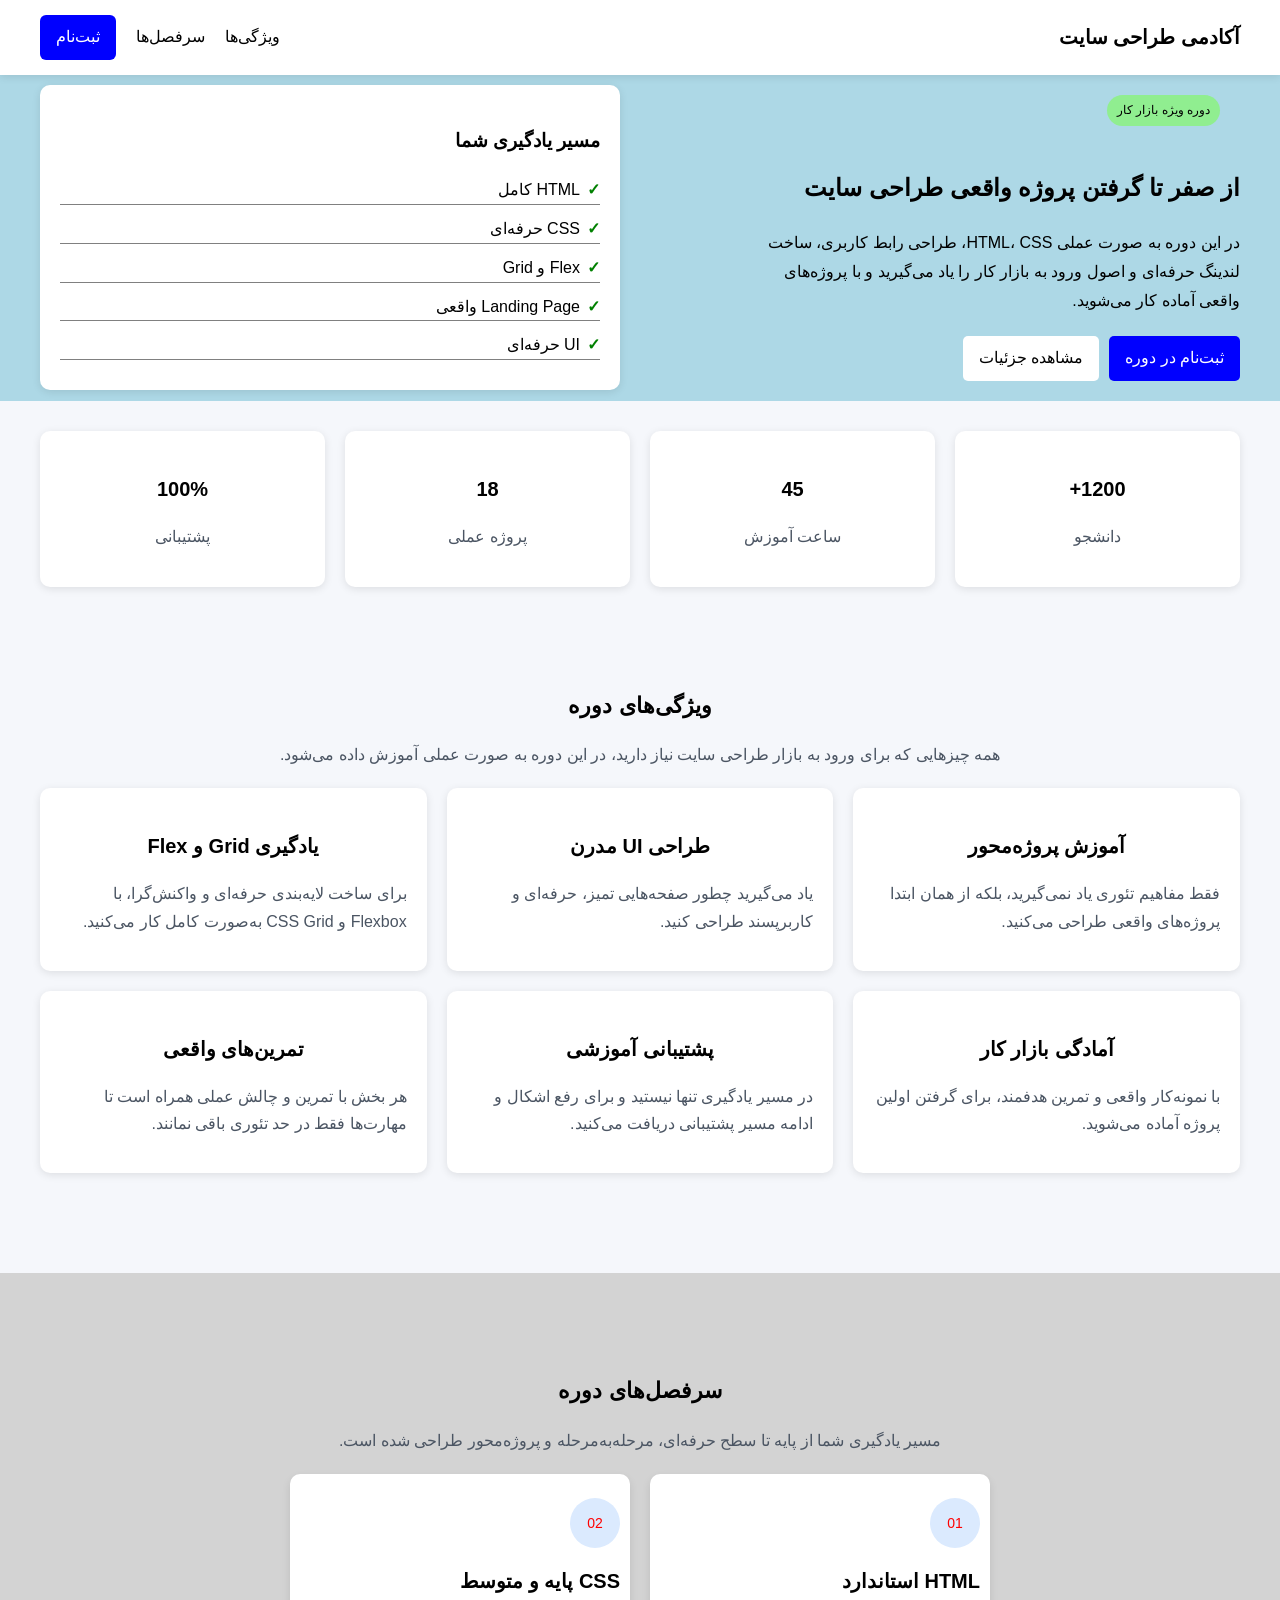
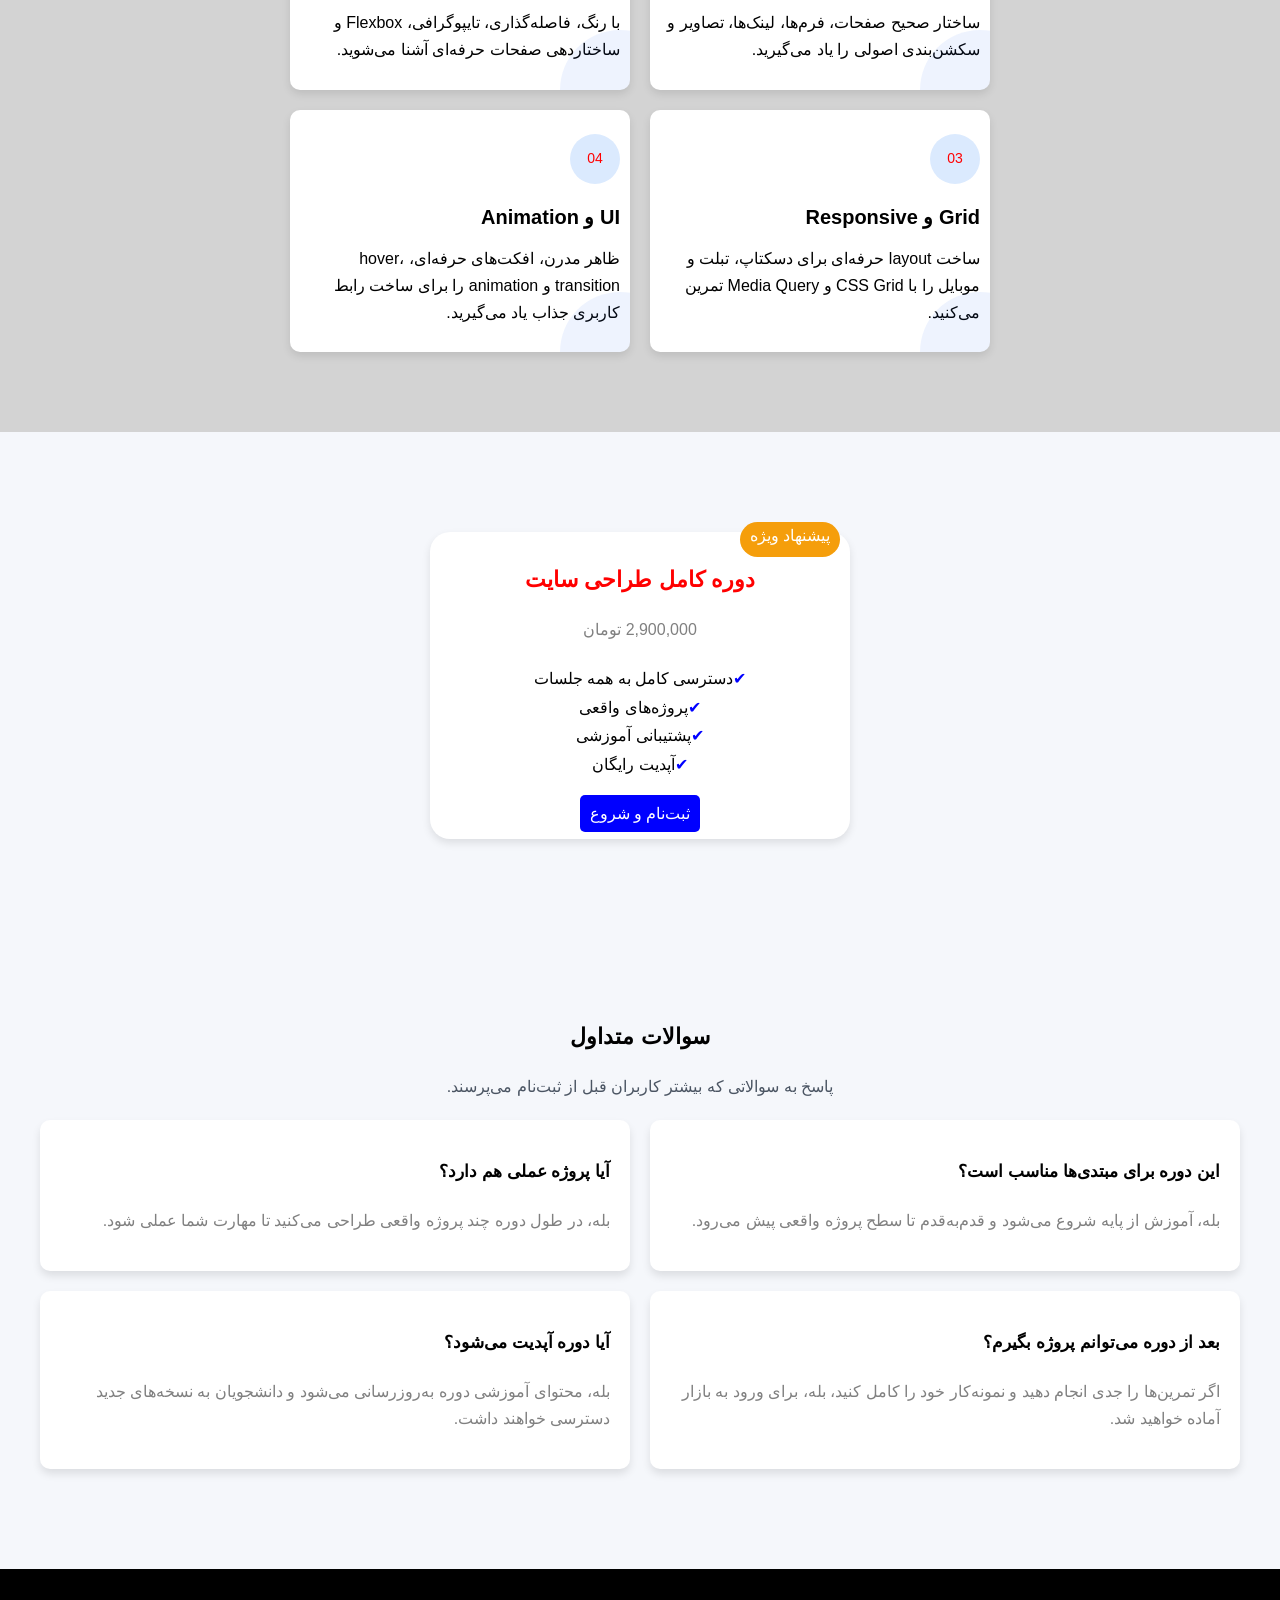
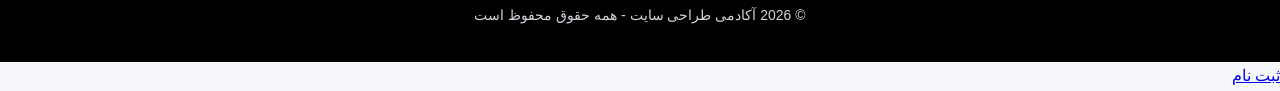
<file: project1/index.html>
<!DOCTYPE html>

<html lang="fa" dir="rtl">
<head>
<meta charset="UTF-8">
<meta name="viewport" content="width=device-width, initial-scale=1.0">

<title>دوره حرفه‌ای طراحی سایت</title>

<meta name="description" content="دوره حرفه‌ای طراحی سایت" >

<link rel="stylesheet" href="style.css">

</head>


<body>

<header class="header">
<div class="container">
<div class="header-inner">

<div class="logo">آکادمی طراحی سایت</div>

<nav class="nav">
<a  href="#features">ویژگی‌ها</a>
<a  href="#features">سرفصل‌ها</a>
<a class="nav-btn"  href="#signup">ثبت‌نام</a>
</nav>

</div>
</div>
</header>


<section class="hero">
<div class="container">
<div class="hero-grid">

<div class="hero-content">
<span class="badge">دوره ویژه بازار کار</span>
<h1>از صفر تا گرفتن پروژه واقعی طراحی سایت</h1>
<p>در این دوره به صورت عملی HTML، CSS، طراحی رابط کاربری، ساخت لندینگ حرفه‌ای و اصول ورود به بازار کار را یاد می‌گیرید و با پروژه‌های واقعی آماده کار می‌شوید.</p>
<div class="hero-actions">
<a class="hero-button" href="#signup">ثبت‌نام در دوره</a>
<a class="hero-button-features" href="#features">مشاهده جزئیات</a>
</div>
</div>

<div class="hero-card">
<h3>مسیر یادگیری شما</h3>
<ul class="hero-list">
<li>HTML کامل</li>
<li>CSS حرفه‌ای</li>
<li>Flex و Grid</li>
<li>Landing Page واقعی</li>
<li>UI حرفه‌ای</li>
</ul>
</div>

</div>
</div>
</section>


<section class="stats">
<div class="container">
<div class="stats-grid">

<div class="stat-box">
<h3>1200+</h3> 
<p> دانشجو </p>
</div>

<div class="stat-box">
<h3>45 </h3>
<p> ساعت آموزش</p>
</div>

<div class="stat-box">
<h3>18 </h3>
<p> پروژه عملی</p>
</div>

<div class="stat-box">
<h3>100% </h3>
<p> پشتیبانی</p>
</div>

</div>
</div>
</section>

<section class="features section-space">
<div class="container">
<div class="section-head">
<h2>ویژگی‌های دوره</h2>
<p>همه چیزهایی که برای ورود به بازار طراحی سایت نیاز دارید، در این دوره به صورت عملی آموزش داده می‌شود.</p>
</div>

<div class="features-grid">
<div class="feature-card">
<h3>آموزش پروژه‌محور</h3>
<p>فقط مفاهیم تئوری یاد نمی‌گیرید، بلکه از همان ابتدا پروژه‌های واقعی طراحی می‌کنید.</p>
</div>


<div class="feature-card">
<h3>طراحی UI مدرن</h3>
<p>یاد می‌گیرید چطور صفحه‌هایی تمیز، حرفه‌ای و کاربرپسند طراحی کنید.</p>
</div>

<div class="feature-card">
<h3>یادگیری Grid و Flex</h3>
<p>برای ساخت لایه‌بندی حرفه‌ای و واکنش‌گرا، با Flexbox و CSS Grid به‌صورت کامل کار می‌کنید.</p>
</div>

<div class="feature-card">
<h3>آمادگی بازار کار</h3>
<p>با نمونه‌کار واقعی و تمرین هدفمند، برای گرفتن اولین پروژه آماده می‌شوید.</p>
</div>

<div class="feature-card">
<h3>پشتیبانی آموزشی</h3>
<p>در مسیر یادگیری تنها نیستید و برای رفع اشکال و ادامه مسیر پشتیبانی دریافت می‌کنید.</p>
</div>

<div class="feature-card">
<h3>تمرین‌های واقعی</h3>
<p>هر بخش با تمرین و چالش عملی همراه است تا مهارت‌ها فقط در حد تئوری باقی نمانند.</p>
</div>
</div>

</div>
</section>


<section class="curriculum section-space">
<div class="container curriculum-container">

<div class="section-head">
<h2>سرفصل‌های دوره</h2>
<p>مسیر یادگیری شما از پایه تا سطح حرفه‌ای، مرحله‌به‌مرحله و پروژه‌محور طراحی شده است.</p>
</div>

<div class="curriculum-grid">
<div class="curriculum-item">
<p class="number">01</p>
<h3>HTML استاندارد</h3>
<p class="description">ساختار صحیح صفحات، فرم‌ها، لینک‌ها، تصاویر و سکشن‌بندی اصولی را یاد می‌گیرید.</p>
</div>

<div class="curriculum-item">
<p class="number">02</p>
<h3> CSS پایه و متوسط</h3>
<p class="description">با رنگ، فاصله‌گذاری، تایپوگرافی، Flexbox و ساختاردهی صفحات حرفه‌ای آشنا می‌شوید.</p>
</div>

<div class="curriculum-item">
<p class="number">03</p>
<h3>Grid و Responsive</h3>
<p class="description">ساخت layout حرفه‌ای برای دسکتاپ، تبلت و موبایل را با CSS Grid و Media Query تمرین می‌کنید.</p>
</div>

<div class="curriculum-item">
<p class="number">04</p>
<h3>UI و Animation</h3>
<p class="description">ظاهر مدرن، افکت‌های حرفه‌ای، hover، transition و animation را برای ساخت رابط کاربری جذاب یاد می‌گیرید.</p>
</div>

</div>
</div>
</section>



<section class="pricing section-space">
<div class="container">
<div class="pricing-card">
<div class="pricing-tag">
<span class="pricing-badge">پیشنهاد ویژه</span>
<h2>دوره کامل طراحی سایت</h2>
<p class="price">2,900,000 تومان</p>
</div>

<ul class="pricing-list">
<li>دسترسی کامل به همه جلسات</li>
<li>پروژه‌های واقعی</li>
<li>پشتیبانی آموزشی</li>
<li>آپدیت رایگان</li>
</ul>

<a class="btn pricing-button" href="#signup">ثبت‌نام و شروع</a>

</div>
</div>
</section>


<section class="faq section-space">
<div class="container">
<div class="section-head">
<h2>سوالات متداول</h2>
<p>پاسخ به سوالاتی که بیشتر کاربران قبل از ثبت‌نام می‌پرسند.</p>
</div>

<div class="faq-grid">
<div class="faq-item">
<h3>این دوره برای مبتدی‌ها مناسب است؟</h3>
<p>بله، آموزش از پایه شروع می‌شود و قدم‌به‌قدم تا سطح پروژه واقعی پیش می‌رود.</p>
</div>

<div class="faq-item">
<h3>آیا پروژه عملی هم دارد؟</h3>
<p>بله، در طول دوره چند پروژه واقعی طراحی می‌کنید تا مهارت شما عملی شود.</p>
</div>

<div class="faq-item">
<h3>بعد از دوره می‌توانم پروژه بگیرم؟</h3>
<p>اگر تمرین‌ها را جدی انجام دهید و نمونه‌کار خود را کامل کنید، بله، برای ورود به بازار آماده خواهید شد.</p>
</div>


<div class="faq-item">
<h3>آیا دوره آپدیت می‌شود؟</h3>
<p>بله، محتوای آموزشی دوره به‌روزرسانی می‌شود و دانشجویان به نسخه‌های جدید دسترسی خواهند داشت.</p>
</div>

</div>
</div>
</section>



<footer class="footer">
<div class="container">
<p>© 2026 آکادمی طراحی سایت - همه حقوق محفوظ است</p>

</div>
</footer>

<a class="floating-btn" href="#signup">ثبت نام</a>

</body>

</html>
</file>
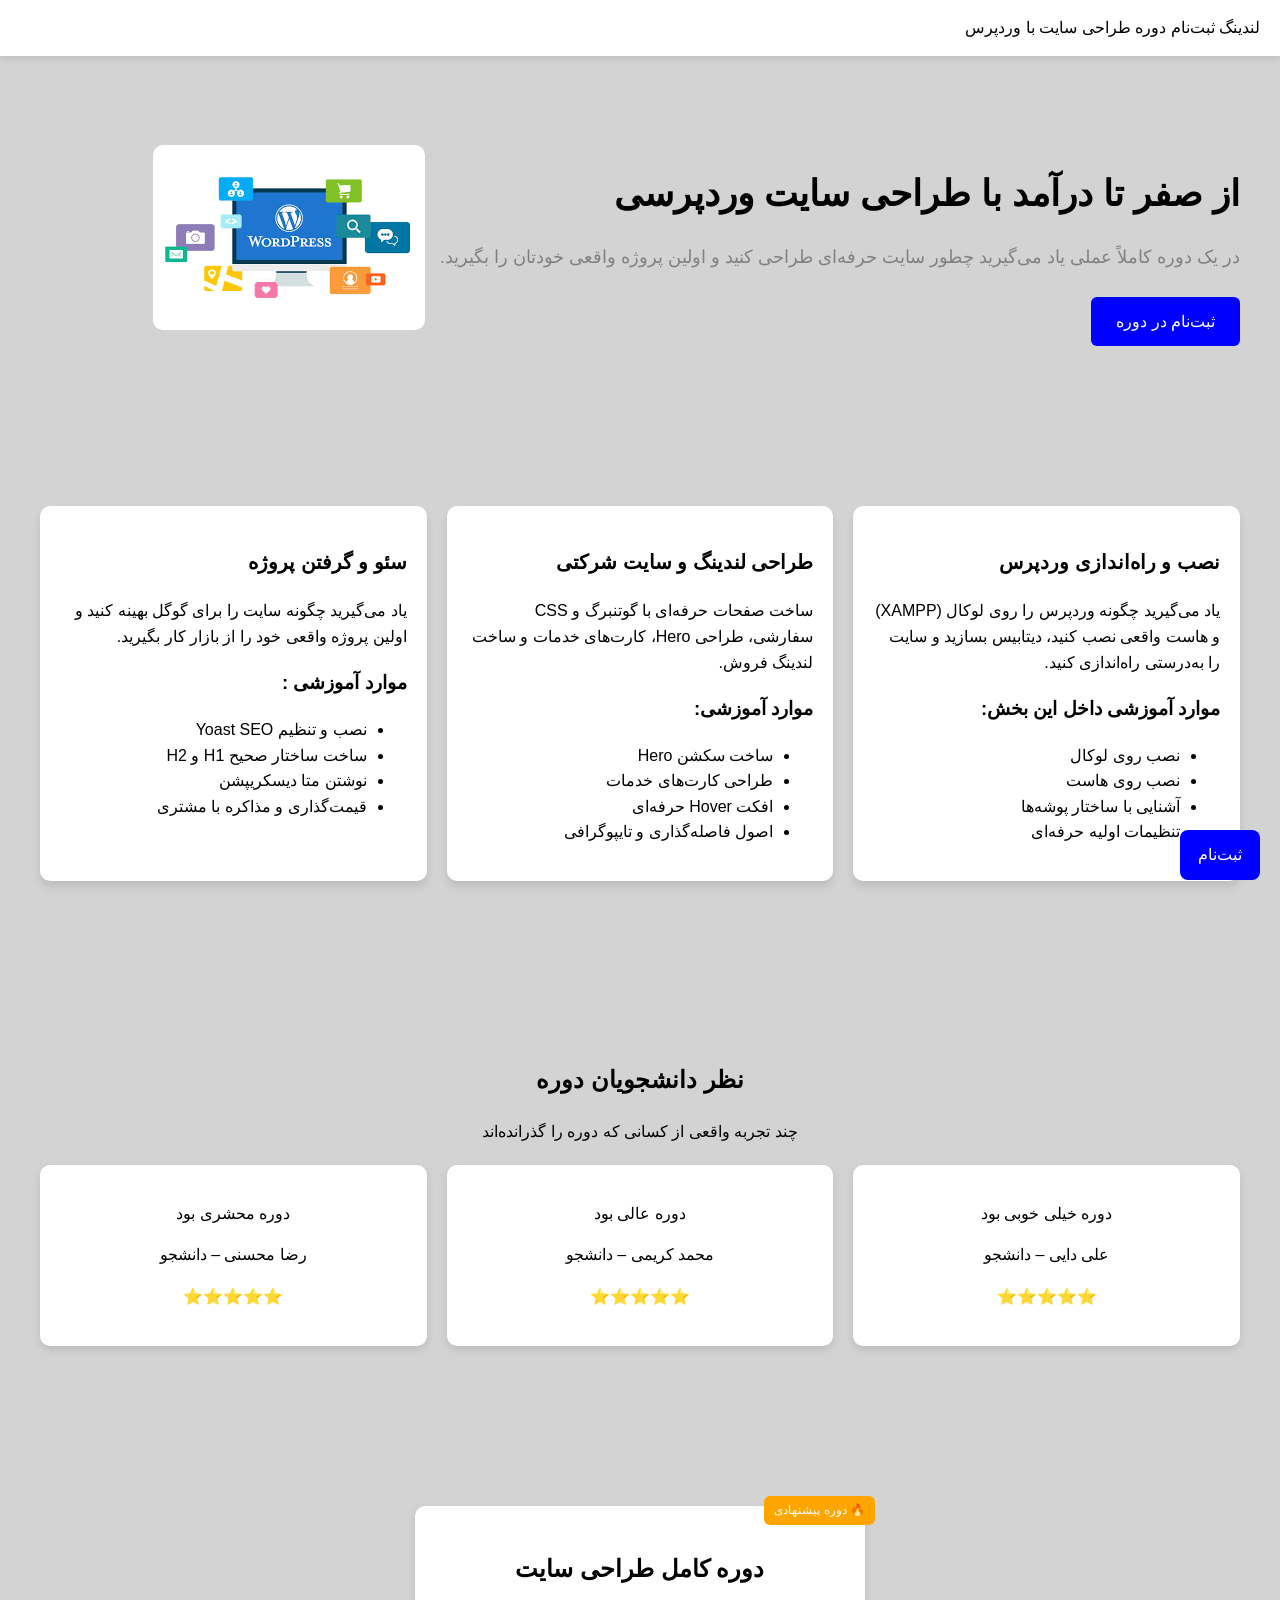
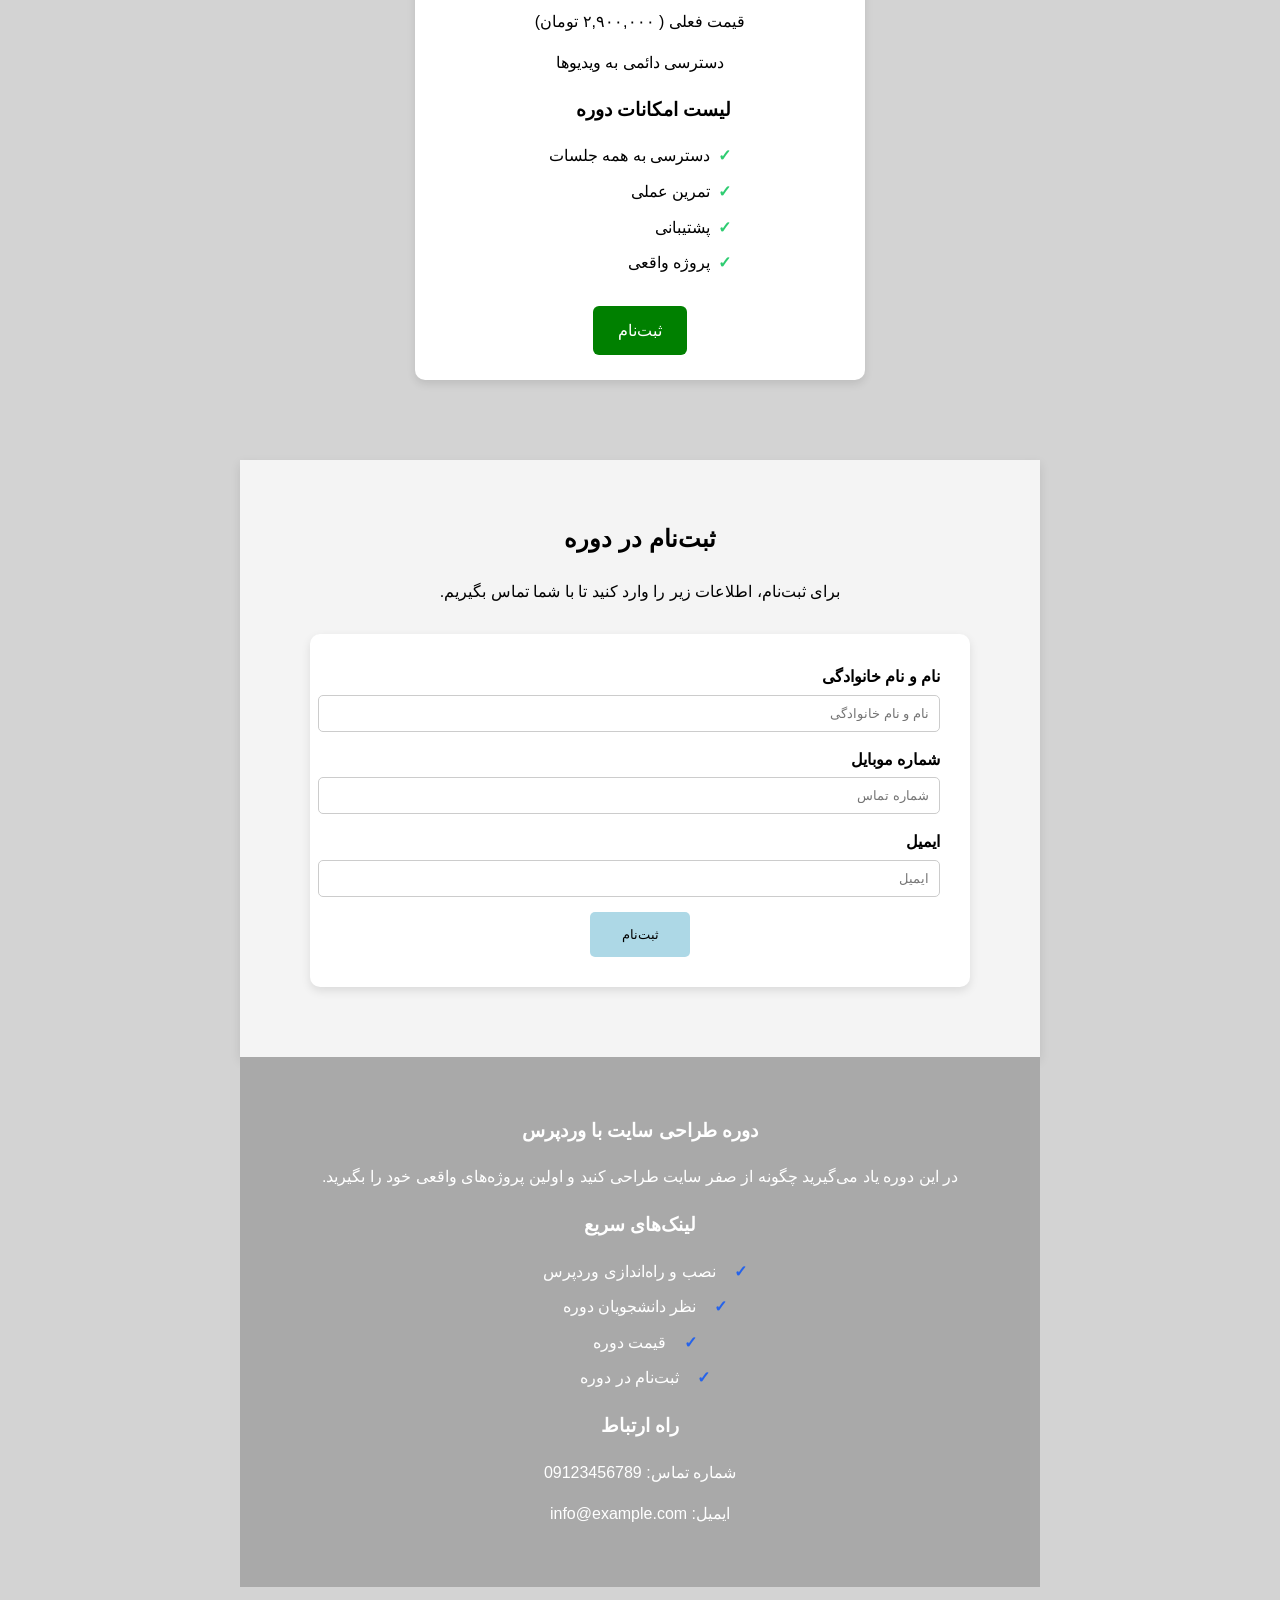
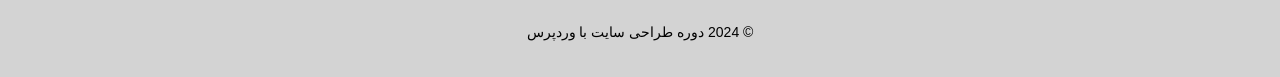
<file: project2/index.html>
<!DOCTYPE html>

<html lang="fa" dir="rtl">
<head>
<meta charset="UTF-8">
<meta name="viewport"  content="width=device-width, initial-scale=1.0" >
<meta name="description" content="دوره آموزش طراحی سایت با وردپرس از صفر تا گرفتن پروژه">

<title>لندینگ</title>
 

<link rel="stylesheet" href="css/style.css">

</head>

<body>

<header class="header">
<div class="header-logo">لندینگ ثبت‌نام دوره طراحی سایت با وردپرس</div>
<div class="header-nav">
<a href="#signup" class="floating-btn">ثبت‌نام</a>
<a href="#features">سرفصل‌ها</a>
</div>
</header>



<section class="hero container">

<div class="hero-content">
<h1 class="hero-title">از صفر تا درآمد با طراحی سایت وردپرسی</h1>
<p class="hero-text">در یک دوره کاملاً عملی یاد می‌گیرید چطور سایت حرفه‌ای طراحی کنید و اولین پروژه واقعی خودتان را بگیرید.</p>
<a class="hero-button" href="#signup">ثبت‌نام در دوره</a>
</div>
<div class="hero-image">
<img src="image/wordpress.png" alt="دوره آموزش طراحی سایت با وردپرس">
</div>

</section>

<section id="features" class="features container">


<div class="feature-list">

	<div class="feature-card">

		<h3 class="feature-title">نصب و راه‌اندازی وردپرس</h3>
		<p class="feature-text">یاد می‌گیرید چگونه وردپرس را روی لوکال (XAMPP) و هاست واقعی نصب کنید، دیتابیس بسازید و سایت را به‌درستی راه‌اندازی کنید.</p>
		<h3>موارد آموزشی داخل این بخش:</h3>
		<ul>
			<li>نصب روی لوکال</li>
			<li>نصب روی هاست</li>
			<li>آشنایی با ساختار پوشه‌ها</li>
			<li>تنظیمات اولیه حرفه‌ای</li>
		</ul>
	</div>

<div class="feature-card">
<h3 class="feature-title">طراحی لندینگ و سایت شرکتی</h3>
<p class="feature-text">ساخت صفحات حرفه‌ای با گوتنبرگ و CSS سفارشی، طراحی Hero، کارت‌های خدمات و ساخت لندینگ فروش.</p>
<h3>موارد آموزشی:</h3>
<ul>
<li>ساخت سکشن Hero</li>
<li>طراحی کارت‌های خدمات</li>
<li>افکت Hover حرفه‌ای</li>
<li>اصول فاصله‌گذاری و تایپوگرافی</li>
</ul>
</div>

<div class="feature-card">
<h3 class="feature-title">سئو و گرفتن پروژه</h3>
<p class="feature-text">یاد می‌گیرید چگونه سایت را برای گوگل بهینه کنید و اولین پروژه واقعی خود را از بازار کار بگیرید.</p>
<h3>موارد آموزشی :</h3>
<ul>
<li>نصب و تنظیم Yoast SEO</li>
<li>ساخت ساختار صحیح H1 و H2</li>
<li>نوشتن متا دیسکریپشن</li>
<li>قیمت‌گذاری و مذاکره با مشتری</li>
</ul>
</div>

</div>
</section>

<section id="testimonials" class="testimonials container">
<h2>نظر دانشجویان دوره</h2>
<p>چند تجربه واقعی از کسانی که دوره را گذرانده‌اند</p>
<div class="testimonial-cards">
	<div class="testimonial-card">
	<p>دوره خیلی خوبی بود</p>
	<p>علی دایی – دانشجو</p>
	<p>⭐⭐⭐⭐⭐</p>
	</div>

	<div class="testimonial-card">
	<p>دوره عالی بود</p>
	<p>محمد کریمی – دانشجو</p>
	<p>⭐⭐⭐⭐⭐</p>
	</div>

	<div class="testimonial-card">
	<p>دوره محشری بود</p>
	<p>رضا محسنی – دانشجو</p>
	<p>⭐⭐⭐⭐⭐</p>
	</div>
</div>

</section>


<section id="pricing" class="pricing container">

<div class="pricing-card">
<h2>دوره کامل طراحی سایت</h2>

<div class="pricing-price">
<p>قیمت فعلی ( ۲,۹۰۰,۰۰۰ تومان)</p>
</div>

<p>دسترسی دائمی به ویدیوها</p>

<div class="pricing-list">
<h3>لیست امکانات دوره</h3>
<ul>
<li>دسترسی به همه جلسات</li>
<li>تمرین عملی</li>
<li>پشتیبانی</li>
<li>پروژه واقعی</li>
</ul>
</div>

<div class="pricing-action">
<a class="pricing-button" href="#signup">ثبت‌نام</a>
</div>

</div>
</section>

<section id="signup" class="signup container">
<h2>ثبت‌نام در دوره</h2>
<p>برای ثبت‌نام، اطلاعات زیر را وارد کنید تا با شما تماس بگیریم.</p>

<form action="submit.php" method="post">
<label for="fullName">نام و نام خانوادگی</label>
<input id="fullName" class="signup-input" name="fullName" type="text" 
placeholder="نام و نام خانوادگی" required>

<label for="phone">شماره موبایل</label>
<input id="phone" class="signup-input" name="phone" type="tel" placeholder="شماره تماس" required>

<label for="email">ایمیل</label>
<input  id="email" class="signup-input" name="email" type="email" placeholder="ایمیل" >

<button class="signup-button" type="submit">ثبت‌نام</button>
</form>



</section>


<footer>
<div class="footer-container container">

<div class="footer-about">
<h3>دوره طراحی سایت با وردپرس</h3>
<p>در این دوره یاد می‌گیرید چگونه از صفر سایت طراحی کنید و اولین پروژه‌های واقعی خود را بگیرید.</p>
</div>

<div class="footer-links">
<h3>لینک‌های سریع</h3>
<ul>
	<li>
		<a href="#features">نصب و راه‌اندازی وردپرس</a>
	</li>
	<li>
		<a  href="#testimonials">نظر دانشجویان دوره</a>
	</li>
	<li>
		<a href="#pricing">قیمت دوره</a>
	</li>
	<li>
		<a href="#signup">ثبت‌نام در دوره</a>
	</li>
</ul>
</div>

<div class="footer-contact">
<h3>راه ارتباط</h3>
<p>شماره تماس: 09123456789</p>
<p>ایمیل: info@example.com</p>
</div>

</div>

<div class="footer-copyright">
<p>© 2024 دوره طراحی سایت با وردپرس</p>
</div>


</footer>
</body>
</html>
</file>
<file: project1/style.css>
body {margin:0; padding:0; font-family:sans-serif; background:#f5f7fb;
 line-height:1.8;}

.container  {max-width:1200px;  padding:0 20px; margin:0 auto;}

.section-space {padding:80px 0;}

.header {background:white; position:sticky; top:0;  z-index:1000;
box-shadow:0 2px 8px rgba(0,0,0,0.1);}
.header-inner {display:flex; justify-content:space-between; padding:15px 0;
 align-items:center;}
.logo {font-weight:bold; font-size:20px;}
.nav {display:flex; gap:20px; align-items:center; }
.nav a {text-decoration:none; transition:0.3s; color:black;}
.nav a.nav-btn {display:inline-block; background:blue; color:white; border-radius:6px; padding:8px 16px; }
.nav a:hover {color:red; }

.hero {background:lightblue; }
.hero-grid {display:grid; grid-template-columns:1fr 1fr; gap:40px; align-items:center;
margin-bottom:30px; }
.hero-actions {display:flex; gap:10px; margin-top:20px;  }
.hero-content {max-width:500px; margin-bottom:20px; }
.hero-card {background:white; border-radius:10px; padding:20px; position:relative;
box-shadow:0 2px 8px rgba(0,0,0,0.1); }
.badge { display:inline-block; padding:5px 10px; background:lightgreen; font-size:12px;
 border-radius:20px; animation: pulse 1.8s infinite ease-in-out; margin:20px;}
.hero-button {background:blue; border-radius:5px; color:white; padding:8px 16px; 
text-decoration:none;}
.hero-button:hover {color:red;}
.hero-button-features {background:white; border-radius:5px; color:black; padding:8px 16px; 
text-decoration:none;}

.hero-list {list-style:none; margin:0; padding:0;  animation:floatY 4s ease-in-out infinite }
.hero-list li {position:relative; padding: 0 20px 0 0; margin-bottom:10px; }
.hero-list li::before {content:"✓"; position:absolute; right:0; top:0; color:green; 
font-weight:bold;  }
.hero-list li::after {content:""; position:absolute; bottom:0; right:0; width:100%;
 height:1px; background:gray; }




.stats-grid {display:grid; grid-template-columns: repeat(4, 1fr); gap:20px; }
.stat-box {background:white; padding:20px; border-radius:10px; 
box-shadow:0 2px 8px rgba(0,0,0,0.1);  text-align:center; transition:0.3s ease; }
.stat-box h3 {font-size:20px; font-weight:bold; margin-bottom:10px; }
.stat-box p {color:#4b5563; }
.stat-box:hover {transform:scale(1.1); }

.features-grid {display:grid; grid-template-columns:repeat(3, 1fr); gap:20px;}
.feature-card {background:white; padding:20px; border-radius:10px; 
box-shadow:0 2px 8px rgba(0,0,0,0.1); 
transition:transform 0.3s ease, box-shadow 0.3s ease; }
.feature-card:hover {transform:translateY(-5px); box-shadow:0 6px 15px rgba(0,0,0,0.12);}
.feature-card h3 {font-size:20px; font-weight:bold; margin-bottom:10px;
 text-align:center;}
.feature-card p {color:#4b5563; line-height:1.7; }

.curriculum {margin:20px 0; background:lightgray; }
.curriculum-container  {max-width:700px; margin:0 auto; }
.section-head {text-align:center; margin-bottom:20px; }
.section-head h2 {font-size:22px; font-weight:bold; margin-bottom:10px; }
.section-head p {color:#4b5563; line-height:1.7; }
.curriculum-grid {display:grid; grid-template-columns:repeat(2, 1fr); gap:20px;}
.curriculum-item {padding:10px; border-radius:10px; background:white; 
box-shadow:0 4px 8px rgba(0,0,0,0.1); transition:0.3s; position:relative; overflow: hidden;} 
.curriculum-item:hover {transform:scale(1.03);
box-shadow:0 10px 20px rgba(0,0,0,0.1);}
.curriculum-item::after {content:""; position:absolute; background:rgba(37, 99, 235, 0.08);
 width:120px; height:120px; inset:auto -50px -60px auto;  border-radius: 50%;}

.number {display:inline-block; width:50px; height:50px; background:#dbeafe; color:red;
text-align:center; align-content:center; font-size:14px;  margin-bottom:5px; 
 border-radius:50%;}
.curriculum-item h3 {font-size:20px; font-weight:bold; margin:10px 0; }
.description {line-height:1.7; margin-top:10px; }


.pricing-card {background:white; padding:10px; border-radius:20px; text-align:center; 
box-shadow:0 4px 8px rgba(0,0,0,0.1); max-width:400px; margin:0 auto; transition:0.3s;
position:relative;  }
.pricing-card:hover {transform:scale(1.02); box-shadow:0 10px 15px rgba(0,0,0,0.1);}
.pricing-badge {margin-bottom:30px; background:#f59e0b; border-radius:20px;  color:white; 
 position:absolute; top: -10px;  right: 10px;  width: 100px;  height: 35px;
animation:pulse 1.8s infinite ease-in-out;  }
.pricing-tag h2 {font-size:22px; font-weight:bold; margin-bottom:10px; color:red; }
.pricing-tag p {color:gray;  }
.pricing-list {list-style:none; padding:0; margin:20px 0;  }
.pricing-list li::before {content:"✔"; color:blue;}
.pricing-button {border-radius:5px; background:blue; color:white; padding:10px;
 text-decoration:none;  }
.pricing-button:hover {color:red;  }

.faq-grid  {display:grid; grid-template-columns:repeat(2, 1fr); gap:20px;}
.faq-item {background:white; padding:20px; border-radius:10px;
  transition:transform 0.3s ease; box-shadow:0 5px 8px rgba(0,0,0,0.1);}
.faq-item:hover {transform:translateY(-5px); box-shadow:0 10px 20px rgba(0,0,0,0.12);}
.faq-item h3 {font-weight:bold; font-size:17px; margin-bottom:20px; }
.faq-item p {color:gray; line-height:1.7;   }


.footer {background:black; color:white; padding:20px;  margin-top:20px; }
.footer p {text-align:center; font-size:14px; color:#d1d5db; }


@media (max-width: 768px) {
.curriculum-grid {
grid-template-columns:1fr;
}

.hero-grid {
grid-template-columns:1fr;  gap: 20px;
}

.stats-grid {
grid-template-columns:1fr;
}

.features-grid {
grid-template-columns:1fr;
}

.faq-grid {
grid-template-columns:1fr;
}

}



 @keyframes pulse{
      0%{transform:scale(1); box-shadow:0 0 0 0 rgba(37,99,235,.28)}
      50%{transform:scale(1.05); box-shadow:0 0 0 16px rgba(37,99,235,0)}
      100%{transform:scale(1); box-shadow:0 0 0 0 rgba(37,99,235,0)}
}

@keyframes floatY{
      0%{transform:translateY(0)}
      50%{transform:translateY(-12px)}
      100%{transform:translateY(0)}
    }
</file>
<file: project2/css/style.css>
body { font-family:sans-serif; background:lightgray; margin:0; padding:0;
line-height:1.6;  }



.header {display:flex; justify-content:space-between; align-items:center; background:white; 
padding:15px 20px; box-shadow:0 2px 8px rgba(0,0,0,0.1); 
position:sticky; top:0; z-index:1000; }

.header-nav {display:flex; gap:20px;}
.header-nav a { color:white; text-decoration:none; font-size:16px; transition:0.3s;}
.header-nav a:hover {color:red; }

.floating-btn {   position: fixed;  bottom: 20px; right: 20px; background: blue;
  color: white;  padding: 12px 18px; border-radius: 8px; text-decoration: none;
  z-index: 1000; transition: 0.3s; }

.floating-btn:hover { background: darkblue; transform: scale(1.05);}

.container {max-width:1200px; margin:auto; padding:0 20px;}

.hero.container {display:flex; gap:15px; align-items:center; padding:80px 20px;}
.hero-title {font-size:36px; font-weight:bold; margin-bottom:20px;}
.hero-text {font-size:18px; margin-bottom:25px; color:gray;}
.hero-button {display:inline-block; text-decoration:none; background:blue; color:white;
 padding:12px 25px; border-radius:6px; transition:0.3s; }
.hero-button:hover {background:darkblue;}

.hero-image img {width:100%; max-width:350px;  border-radius:10px; }


.features.container {padding:80px 0 ; }
.feature-list { display:flex; gap:20px; flex-wrap:wrap;}
.feature-card { background:white; border-radius:10px; flex: 1 1 300px;
box-shadow:0 6px 8px rgba(0,0,0,0.1); padding:20px;   }
.feature-title {font-size:20px;}

.testimonials {padding:80px 0; text-align:center; }
.testimonial-cards {display:flex; gap:20px; margin-top:20px; flex-wrap:wrap; }
.testimonial-card:hover {transform:scale(1.1); box-shadow:0 4px 12px rgba(0,0,0,0.1) }
.testimonial-card {background:white;  padding:20px; border-radius:10px;
 box-shadow:0 4px 8px rgba(0,0,0,0.1); flex: 1 1 300px; transition:0.3s;}

.pricing.container {display:flex;  padding:80px 0;  }
.pricing-card {background:white; margin:auto; border-radius:10px; width:400px; 
padding:25px; box-shadow:0 4px 8px rgba(0,0,0,0.1); text-align:center; position:relative;}

.pricing-card::before { content: "🔥 دوره پیشنهادی"; position: absolute; top: -10px; right: -10px;
  background: orange; color: white; padding: 5px 10px; border-radius: 6px; font-size: 12px;
animation: pulse 1s infinite;}

@keyframes pulse { 
  0%  { transform: scale(1); }
  50% { transform: scale(1.1); }
  100% { transform: scale(1); }
}

.pricing-list {text-align:right; padding-right:0; margin:0 auto; width:fit-content;}
.pricing-list ul {list-style:none; padding:0; margin:0;}
.pricing-list li {margin-bottom:10px; display:flex; gap:8px; align-items:center; }
.pricing-list li::before {content:"✓"; color:#2ecc71; font-weight:bold;} 
.pricing-button {display:inline-block; text-decoration:none; background:green; color:white;
 padding:12px 25px; border-radius:6px; margin-top:20px; }
.pricing-button:hover {background:darkgreen}


.signup.container {max-width:800px; padding:40px 0; text-align:center; background:#f4f4f4; 
box-shadow:0 4px 10px rgba(0,0,0,0.1); }
.signup form {max-width:600px; margin:30px auto; background:white; padding:30px; 
border-radius:10px; box-shadow:0 4px 10px rgba(0,0,0,0.1);}
.signup label {display:block; text-align:right; margin-bottom:5px; font-weight:bold;  }
.signup-input  { width:100%; margin-bottom:15px; padding:10px; border-radius:5px;
border:1px solid #ccc; text-align:right; direction:rtl;
}
.signup-button { width:100px; background:lightblue; color:black; height:45px; border:none; 
border-radius:5px; cursor:pointer; transition:0.3s; }
.signup-button:hover { background:#1f5ed6; color:white; }

.footer-container.container {background:darkgray; color:white; padding:40px 0; 
text-align:center; max-width:800px; margin:auto;}
.footer-about {margin-bottom:20px; }
.footer-links {margin-bottom:20px; }
.footer-links ul {list-style:none; padding:0; margin:0; }
.footer-links li {margin-bottom:10px; display:flex; gap:8px; align-items:center; 
justify-content:center; }
.footer-links li::before {content:"✓"; color:#2563eb; font-weight:bold;} 
.footer-links a {text-decoration:none; color:white; margin:0 10px; }
.footer-links a:hover {color:#1f5ed6}
.footer-contact {margin-bottom:20px; }
.footer-copyright {padding:20px 0; font-size:14px; text-align:center;}


@media (max-width:768px) {

.header {flex-direction:column; gap:10px; text-align:center;}
.header-nav {justify-content:center; flex-wrap:wrap; }
.hero.container {flex-direction: column; text-align:center; padding:40px 20px;}
.hero-title {font-size:28px; }
.feature-list {flex-direction:column;}
.testimonial-cards{flex-direction:column;}
.pricing-card{width:100%; max-width:350px;}
}
</file>
